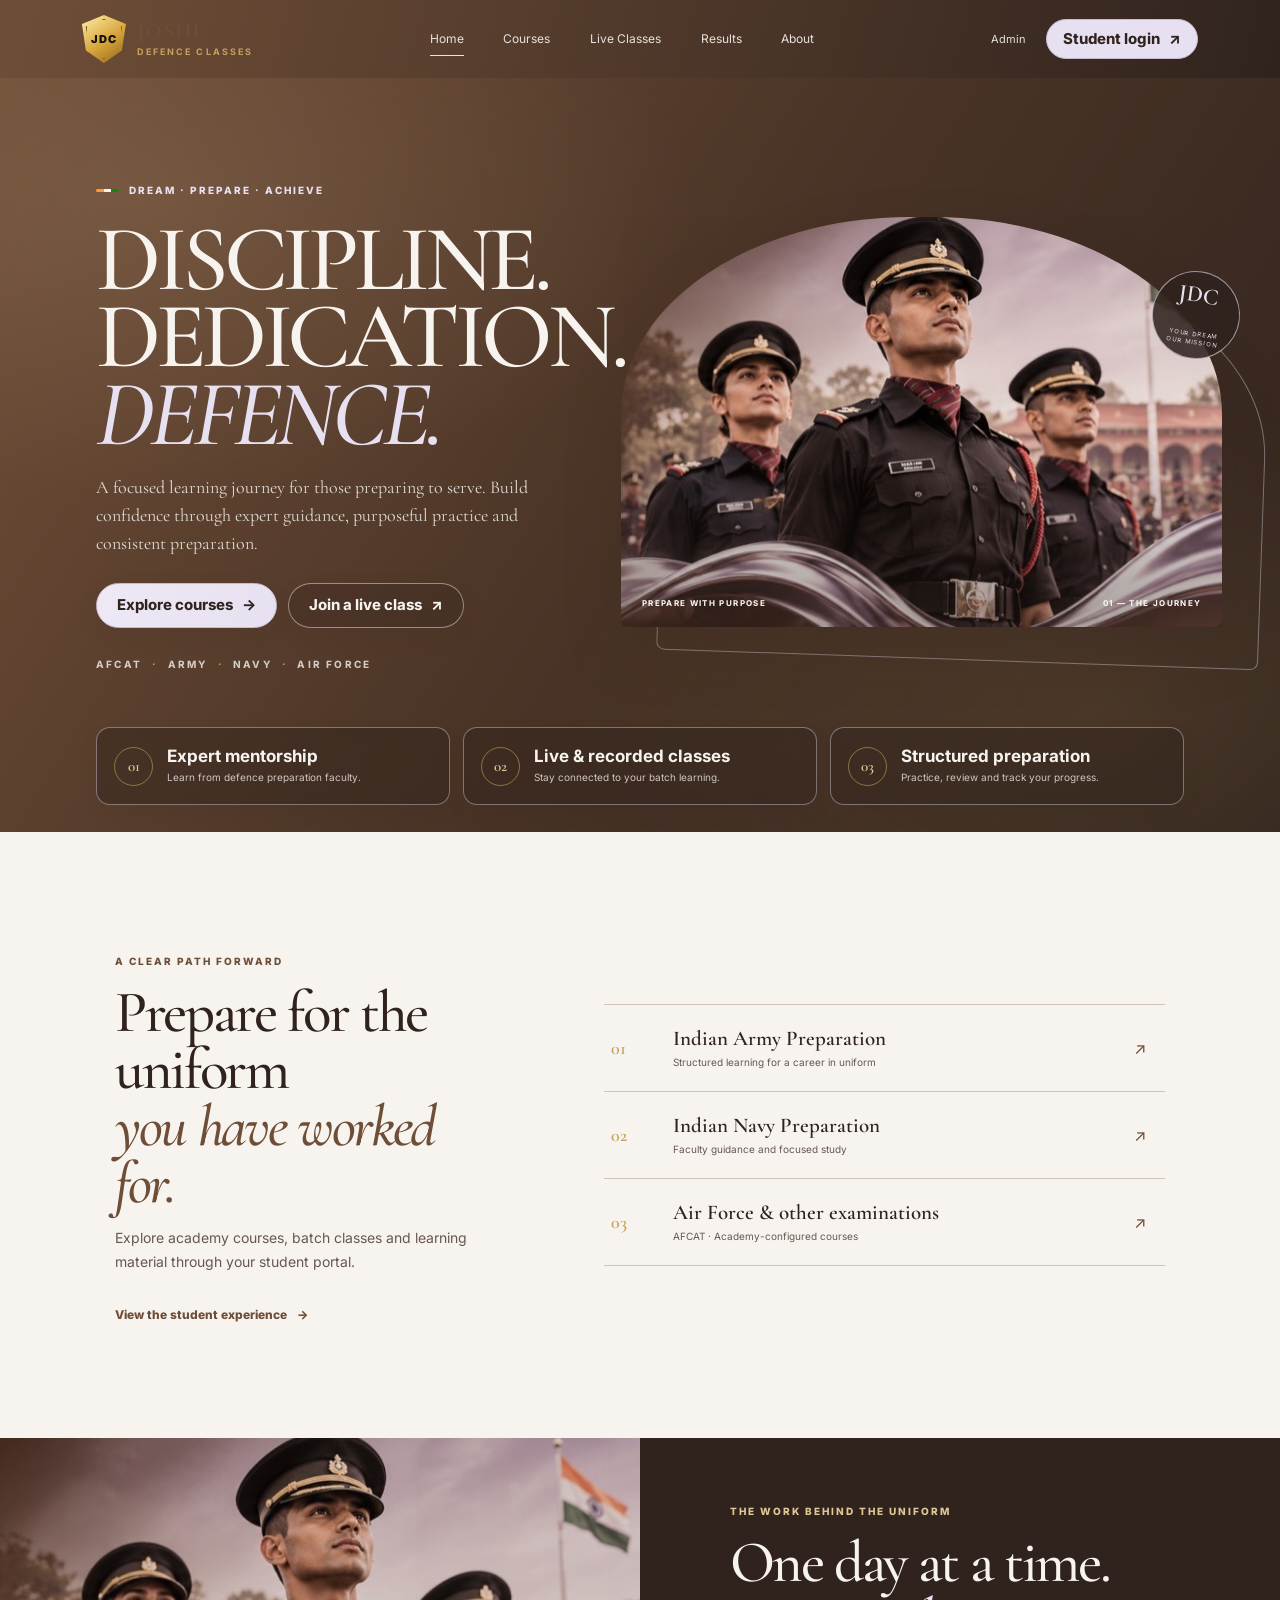
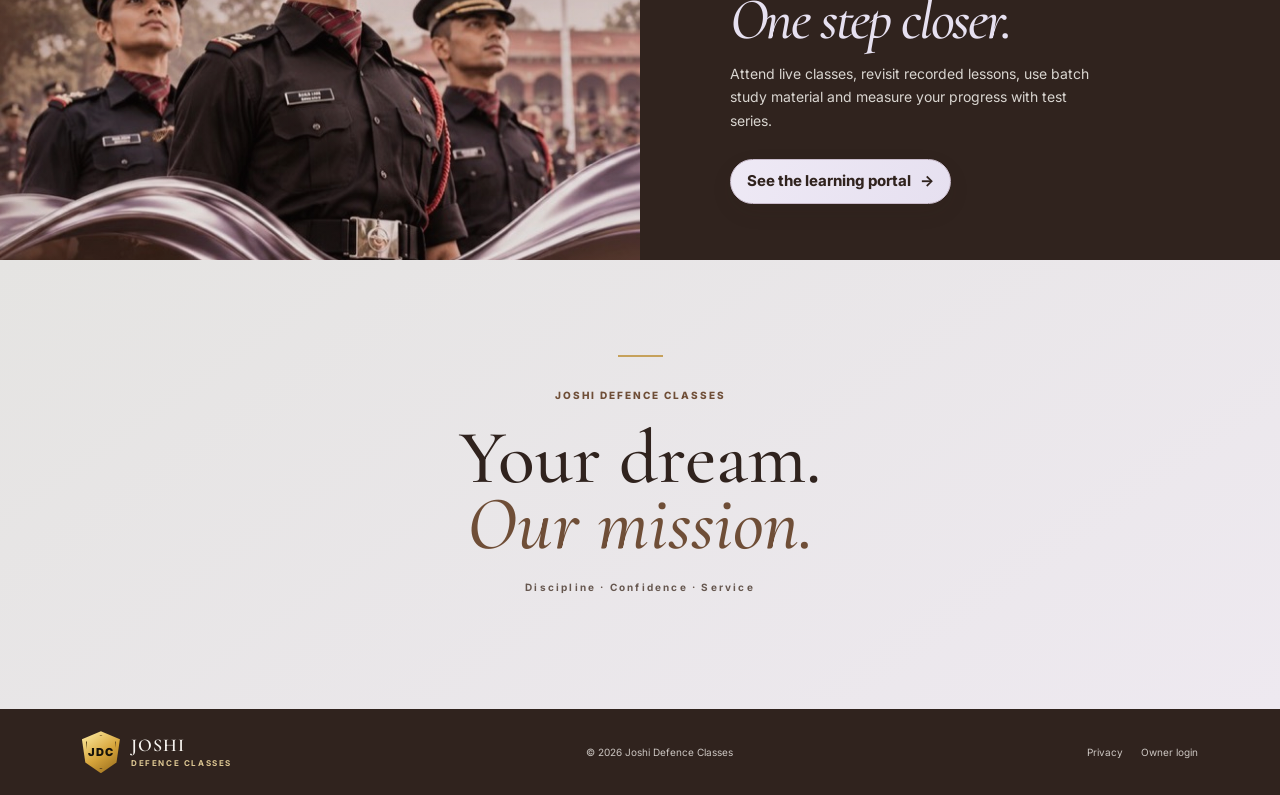
<file: index.html>
<!doctype html>
<html lang="en">
<head>
  <meta charset="utf-8">
  <meta name="viewport" content="width=device-width, initial-scale=1, viewport-fit=cover">
  <meta name="theme-color" content="#30231E">
  <meta name="description" content="Purposeful defence exam preparation, live classes and learning resources from Joshi Defence Classes.">
  <title>Joshi Defence Classes — Dream. Prepare. Achieve.</title>
  <link rel="preconnect" href="https://fonts.googleapis.com">
  <link rel="preconnect" href="https://fonts.gstatic.com" crossorigin>
  <link href="https://fonts.googleapis.com/css2?family=Cormorant+Garamond:wght@400;500;600;700&amp;family=Inter:wght@400;500;600;700;800&amp;display=swap" rel="stylesheet">
  <link rel="stylesheet" href="assets/brand.css">
  <link rel="stylesheet" href="assets/palette.css">
  <link rel="stylesheet" href="assets/landing.css">
</head>
<body class="home-page">
  <a class="skip" href="#main">Skip to content</a>
  <header class="site-header">
    <a class="brand" href="#home" aria-label="Joshi Defence Classes home">
      <span class="brand-mark" aria-hidden="true">JDC</span>
      <span class="brand-name">JOSHI<span>DEFENCE CLASSES</span></span>
    </a>
    <nav class="site-nav" aria-label="Main navigation">
      <a href="#home" aria-current="page">Home</a>
      <a href="#programmes">Courses</a>
      <a href="student/?demo=student">Live Classes</a>
      <a href="student/?demo=student">Results</a>
      <a href="#about">About</a>
    </nav>
    <div class="site-actions">
      <a class="owner-link" href="admin/">Admin</a>
      <a class="btn student-login-link" href="student/">Student login <span aria-hidden="true">↗</span></a>
    </div>
  </header>

  <main id="main">
    <section class="landing-hero" id="home" aria-labelledby="hero-title">
      <div class="hero-copy">
        <p class="eyebrow"><span class="tricolour-dot" aria-hidden="true"></span> Dream · Prepare · Achieve</p>
        <h1 id="hero-title">Discipline.<br>Dedication.<br><em>Defence.</em></h1>
        <p class="hero-lede">A focused learning journey for those preparing to serve. Build confidence through expert guidance, purposeful practice and consistent preparation.</p>
        <div class="hero-actions">
          <a class="btn" href="student/?demo=student">Explore courses <span aria-hidden="true">→</span></a>
          <a class="btn btn-quiet" href="student/?demo=student">Join a live class <span aria-hidden="true">↗</span></a>
        </div>
        <p class="exam-line">AFCAT <span>·</span> ARMY <span>·</span> NAVY <span>·</span> AIR FORCE</p>
      </div>
      <figure class="hero-visual">
        <img src="assets/jdc-hero-cadets.jpg" alt="Three cadets in uniform with the Indian flag" fetchpriority="high">
        <div class="visual-stamp" aria-hidden="true"><span>JDC</span><small>YOUR DREAM<br>OUR MISSION</small></div>
        <figcaption><span>PREPARE WITH PURPOSE</span><span>01 — THE JOURNEY</span></figcaption>
      </figure>
      <div class="hero-ribbon" aria-label="Academy learning features">
        <article class="ribbon-item"><span class="ribbon-icon" aria-hidden="true">01</span><div><h2>Expert mentorship</h2><p>Learn from defence preparation faculty.</p></div></article>
        <article class="ribbon-item"><span class="ribbon-icon" aria-hidden="true">02</span><div><h2>Live & recorded classes</h2><p>Stay connected to your batch learning.</p></div></article>
        <article class="ribbon-item"><span class="ribbon-icon" aria-hidden="true">03</span><div><h2>Structured preparation</h2><p>Practice, review and track your progress.</p></div></article>
      </div>
    </section>

    <section class="programme-section" id="programmes" aria-labelledby="programme-title">
      <div class="section-intro">
        <p class="eyebrow">A clear path forward</p>
        <h2 id="programme-title">Prepare for the uniform<br><em>you have worked for.</em></h2>
        <p>Explore academy courses, batch classes and learning material through your student portal.</p>
        <a class="text-link" href="student/?demo=student">View the student experience <span aria-hidden="true">→</span></a>
      </div>
      <div class="programme-list">
        <a class="programme-row" href="student/?demo=student"><span class="programme-number">01</span><span><strong>Indian Army Preparation</strong><small>Structured learning for a career in uniform</small></span><span class="programme-arrow" aria-hidden="true">↗</span></a>
        <a class="programme-row" href="student/?demo=student"><span class="programme-number">02</span><span><strong>Indian Navy Preparation</strong><small>Faculty guidance and focused study</small></span><span class="programme-arrow" aria-hidden="true">↗</span></a>
        <a class="programme-row" href="student/?demo=student"><span class="programme-number">03</span><span><strong>Air Force & other examinations</strong><small>AFCAT · Academy-configured courses</small></span><span class="programme-arrow" aria-hidden="true">↗</span></a>
      </div>
    </section>

    <section class="learning-band" id="experience" aria-labelledby="learning-title">
      <div class="learning-image" role="img" aria-label="Cadets preparing together for a career in uniform"></div>
      <div class="learning-copy">
        <p class="eyebrow">The work behind the uniform</p>
        <h2 id="learning-title">One day at a time.<br><em>One step closer.</em></h2>
        <p>Attend live classes, revisit recorded lessons, use batch study material and measure your progress with test series.</p>
        <a class="btn" href="student/?demo=student">See the learning portal <span aria-hidden="true">→</span></a>
      </div>
    </section>

    <section class="closing-note" id="about" aria-label="Academy promise">
      <span class="closing-rule" aria-hidden="true"></span>
      <p class="eyebrow">JOSHI DEFENCE CLASSES</p>
      <h2>Your dream.<br><em>Our mission.</em></h2>
      <p>Discipline · Confidence · Service</p>
    </section>
  </main>

  <footer class="site-footer">
    <a class="brand" href="#home"><span class="brand-mark" aria-hidden="true">JDC</span><span class="brand-name">JOSHI<span>DEFENCE CLASSES</span></span></a>
    <p>© 2026 Joshi Defence Classes</p>
    <div><a href="privacy.html">Privacy</a><a href="admin/">Owner login</a></div>
  </footer>
</body>
</html>
</file>
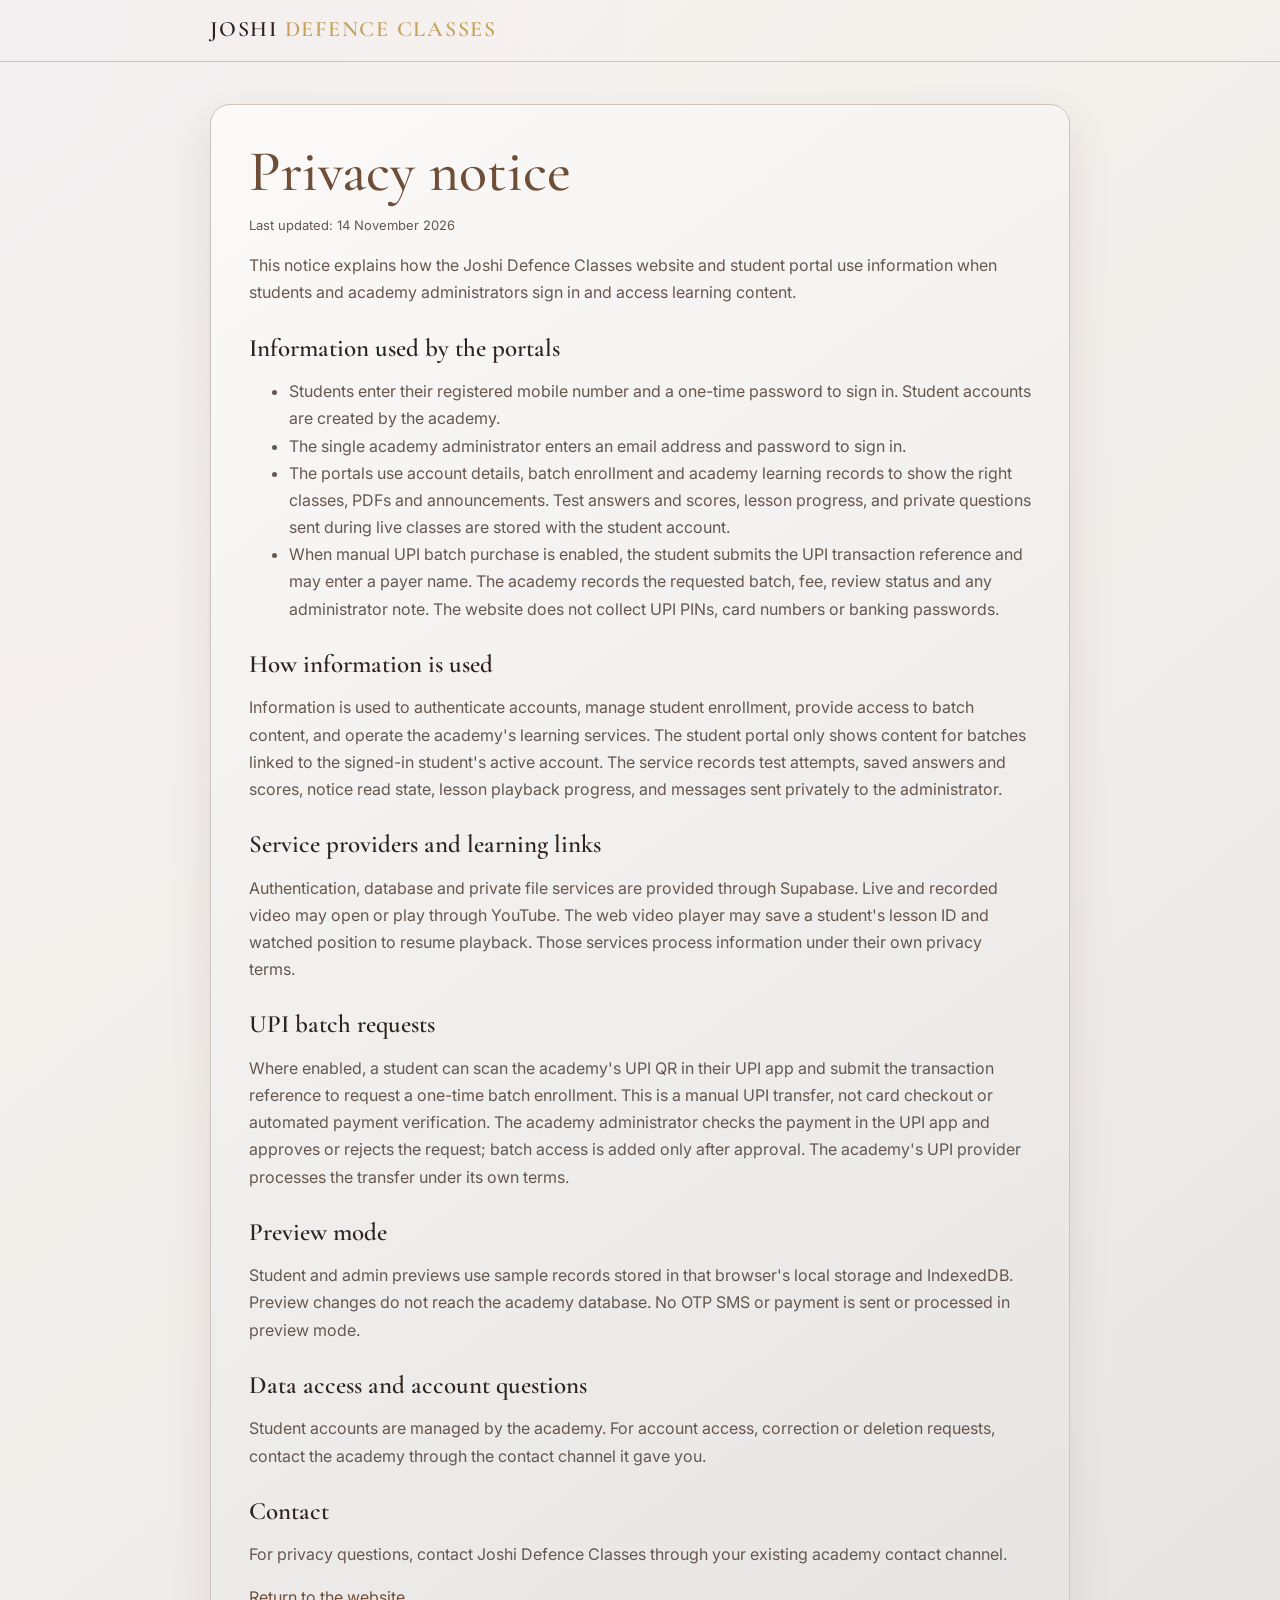
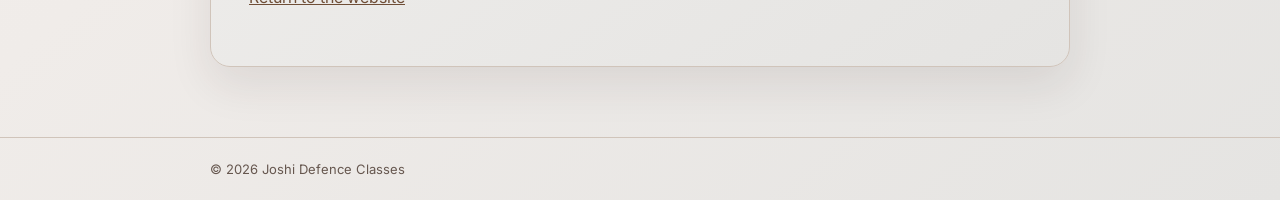
<file: privacy.html>
<!doctype html>
<html lang="en">
<head>
  <meta charset="utf-8">
  <meta name="viewport" content="width=device-width, initial-scale=1">
  <meta name="theme-color" content="#6F4E37">
  <title>Privacy | Joshi Defence Classes</title>
  <link rel="preconnect" href="https://fonts.googleapis.com">
  <link rel="preconnect" href="https://fonts.gstatic.com" crossorigin>
  <link href="https://fonts.googleapis.com/css2?family=Cormorant+Garamond:wght@400;500;600;700&amp;family=Inter:wght@400;500;600;700;800&amp;display=swap" rel="stylesheet">
  <style>
    :root{color-scheme:light;--bg:#F7F4F0;--panel:#E5E4E2;--mocha:#6F4E37;--espresso:#30231E;--lavender:#E6E0F0;--gold:#C6A15B;--text:#242323;--muted:#66574F;--line:#D0C4BA}*{box-sizing:border-box}body{margin:0;background:radial-gradient(ellipse at 0 0,#E6E0F044,transparent 38%),linear-gradient(140deg,#F7F4F0,#F0ECE9 58%,#E5E4E2);color:var(--text);font:16px/1.7 Inter,Manrope,system-ui,-apple-system,BlinkMacSystemFont,"Segoe UI",sans-serif}a{color:var(--mocha)}header{border-bottom:1px solid var(--line);padding:17px 0}.wrap{width:min(860px,calc(100% - 32px));margin:auto}.brand{font:600 22px/.95 "Cormorant Garamond",Georgia,serif;text-decoration:none;letter-spacing:.08em;color:var(--espresso)}.brand span{color:var(--gold)}main{padding:42px 0 70px}.card{border:1px solid var(--line);background:linear-gradient(145deg,#FCFAF8,#E5E4E2);border-radius:20px;padding:clamp(20px,5vw,38px);box-shadow:0 18px 44px #30231E18}h1{font:500 clamp(40px,5vw,58px)/1 var(--display-font,"Cormorant Garamond",Georgia,serif);margin:0 0 10px;color:var(--mocha)}h2{font:600 25px/1.1 "Cormorant Garamond",Georgia,serif;margin:28px 0 7px;color:var(--espresso)}p,li{color:var(--muted)}.updated{font-size:13px}footer{border-top:1px solid var(--line);padding:20px 0;color:var(--muted);font-size:13px}
  </style>
</head>
<body>
  <header><div class="wrap"><a class="brand" href="./">JOSHI <span>DEFENCE CLASSES</span></a></div></header>
  <main class="wrap"><article class="card">
    <h1>Privacy notice</h1>
    <p class="updated">Last updated: 14 November 2026</p>
    <p>This notice explains how the Joshi Defence Classes website and student portal use information when students and academy administrators sign in and access learning content.</p>
    <h2>Information used by the portals</h2>
    <ul>
      <li>Students enter their registered mobile number and a one-time password to sign in. Student accounts are created by the academy.</li>
      <li>The single academy administrator enters an email address and password to sign in.</li>
      <li>The portals use account details, batch enrollment and academy learning records to show the right classes, PDFs and announcements. Test answers and scores, lesson progress, and private questions sent during live classes are stored with the student account.</li>
      <li>When manual UPI batch purchase is enabled, the student submits the UPI transaction reference and may enter a payer name. The academy records the requested batch, fee, review status and any administrator note. The website does not collect UPI PINs, card numbers or banking passwords.</li>
    </ul>
    <h2>How information is used</h2>
    <p>Information is used to authenticate accounts, manage student enrollment, provide access to batch content, and operate the academy's learning services. The student portal only shows content for batches linked to the signed-in student's active account. The service records test attempts, saved answers and scores, notice read state, lesson playback progress, and messages sent privately to the administrator.</p>
    <h2>Service providers and learning links</h2>
    <p>Authentication, database and private file services are provided through Supabase. Live and recorded video may open or play through YouTube. The web video player may save a student's lesson ID and watched position to resume playback. Those services process information under their own privacy terms.</p>
    <h2>UPI batch requests</h2>
    <p>Where enabled, a student can scan the academy's UPI QR in their UPI app and submit the transaction reference to request a one-time batch enrollment. This is a manual UPI transfer, not card checkout or automated payment verification. The academy administrator checks the payment in the UPI app and approves or rejects the request; batch access is added only after approval. The academy's UPI provider processes the transfer under its own terms.</p>
    <h2>Preview mode</h2>
    <p>Student and admin previews use sample records stored in that browser's local storage and IndexedDB. Preview changes do not reach the academy database. No OTP SMS or payment is sent or processed in preview mode.</p>
    <h2>Data access and account questions</h2>
    <p>Student accounts are managed by the academy. For account access, correction or deletion requests, contact the academy through the contact channel it gave you.</p>
    <h2>Contact</h2>
    <p>For privacy questions, contact Joshi Defence Classes through your existing academy contact channel.</p>
    <p><a href="./">Return to the website</a></p>
  </article></main>
  <footer><div class="wrap">© 2026 Joshi Defence Classes</div></footer>
</body>
</html>
</file>
<file: assets/brand.css>
:root{color-scheme:dark;--bg:#080909;--surface:#141514;--surface-2:#1c1d1c;--surface-3:#242320;--gold:#f1c75b;--gold-bright:#ffdf83;--ink:#17140c;--text:#f5f1e6;--muted:#aaa89f;--line:#38362f;--green:#4bc47a;--red:#ff8b79;--radius:18px;--shadow:0 18px 44px #0008;--max:1440px;font-family:Inter,ui-sans-serif,system-ui,-apple-system,BlinkMacSystemFont,"Segoe UI",sans-serif}
*{box-sizing:border-box}html{scroll-behavior:smooth}body{min-width:320px;min-height:100vh;margin:0;background:radial-gradient(ellipse at 70% -20%,#4a3713 0,transparent 31%),radial-gradient(ellipse at 0 100%,#132219 0,transparent 29%),var(--bg);color:var(--text);font:15px/1.5 var(--font,Inter,system-ui,sans-serif)}button,input,select,textarea{font:inherit}button{cursor:pointer}a{color:inherit}.hidden{display:none!important}.muted{color:var(--muted)}.gold{color:var(--gold)}.small{font-size:12px}.eyebrow{color:var(--gold);font-size:11px;font-weight:850;letter-spacing:.19em;text-transform:uppercase}
.brand{display:flex;align-items:center;gap:11px;text-decoration:none;font-weight:900;letter-spacing:.075em}.brand-mark{position:relative;display:grid;place-items:center;width:46px;height:50px;clip-path:polygon(50% 0,100% 19%,91% 74%,50% 100%,9% 74%,0 19%);background:linear-gradient(145deg,#fff0a8,#d6a43a 55%,#90661a);color:#17130a;font-size:11px;font-weight:1000;filter:drop-shadow(0 0 14px #e9bf5140)}.brand-mark:after{content:"";position:absolute;inset:4px;clip-path:inherit;border:1px solid #5a431a}.brand-name{font-size:14px;line-height:1.08}.brand-name span{display:block;margin-top:5px;color:var(--gold);font-size:10px;letter-spacing:.19em}
.brand-mark.has-academy-logo{overflow:hidden;color:transparent}.academy-logo-image{width:100%;height:100%;padding:5px;object-fit:contain}.academy-logo-preview{width:112px;height:112px;padding:8px;border:1px solid var(--line);border-radius:14px;background:#101110;object-fit:contain}img[hidden]{display:none!important}
.topbar{position:sticky;top:0;z-index:20;display:flex;align-items:center;justify-content:space-between;gap:18px;min-height:76px;padding:12px clamp(16px,3vw,38px);border-bottom:1px solid #39352a;background:#080909eb;backdrop-filter:blur(16px)}.topbar-right{display:flex;align-items:center;gap:12px}.online-dot{display:inline-flex;align-items:center;gap:8px;color:#d8d3c7;font-size:12px}.online-dot:before{content:"";width:7px;height:7px;border-radius:50%;background:var(--green);box-shadow:0 0 14px #4bc47a99}.avatar{display:grid;place-items:center;width:38px;height:38px;border:1px solid #ac8736;border-radius:50%;background:linear-gradient(145deg,#363025,#1b1c1b);color:var(--gold);font-weight:900}
.btn{display:inline-flex;align-items:center;justify-content:center;gap:9px;min-height:42px;padding:10px 16px;border:1px solid transparent;border-radius:11px;background:linear-gradient(115deg,var(--gold-bright),#d7a435);box-shadow:0 9px 23px #bf8f2c30;color:var(--ink);font-weight:850;text-decoration:none;transition:transform .16s,border-color .16s}.btn:hover{transform:translateY(-1px)}.btn:disabled{cursor:wait;opacity:.6;transform:none}.btn-quiet{border:1px solid #5a5547;background:#181916;box-shadow:none;color:var(--text)}.btn-quiet:hover{border-color:var(--gold);color:var(--gold)}.btn-danger{border:1px solid #713c35;background:#291715;box-shadow:none;color:#ffb9aa}.icon-btn{display:grid;place-items:center;width:39px;height:39px;border:1px solid var(--line);border-radius:12px;background:#191a18;color:#e9e2d2}
.app-frame{display:grid;grid-template-columns:246px minmax(0,1fr);max-width:var(--max);min-height:calc(100vh - 76px);margin:auto}.sidebar{position:sticky;top:76px;align-self:start;display:flex;flex-direction:column;gap:8px;height:calc(100vh - 76px);padding:24px 15px 18px;border-right:1px solid #302e28;background:#0b0c0b}.side-label{padding:9px 12px 4px;color:#77766f;font-size:10px;font-weight:850;letter-spacing:.14em;text-transform:uppercase}.side-nav{display:grid;gap:5px}.nav-link{display:flex;align-items:center;gap:12px;width:100%;min-height:44px;padding:9px 12px;border:1px solid transparent;border-radius:12px;background:transparent;color:#c9c5ba;text-align:left;font-weight:650}.nav-link:hover{background:#1a1b18;color:#fff}.nav-link.active{border-color:#80672c;background:linear-gradient(100deg,#3a2e14,#201d16);color:var(--gold)}.nav-icon{display:grid;place-items:center;width:22px;color:var(--gold);font-size:17px}.sidebar-spacer{flex:1}.side-note{padding:13px;border:1px solid #3b3526;border-radius:13px;background:#15140f;color:#bdb7a8;font-size:11px}.side-note strong{display:block;color:var(--gold);margin-bottom:4px}.workspace{min-width:0;padding:clamp(18px,3vw,38px)}.workspace-head{display:flex;align-items:flex-start;justify-content:space-between;gap:16px;margin-bottom:25px}.workspace-head h1{margin:5px 0 4px;font-size:clamp(25px,3vw,34px);letter-spacing:-.035em}.workspace-head p{margin:0;color:var(--muted)}.workspace-actions{display:flex;align-items:center;gap:10px}.mobile-nav{display:none}
.grid{display:grid;grid-template-columns:repeat(12,minmax(0,1fr));gap:15px}.span-12{grid-column:span 12}.span-8{grid-column:span 8}.span-7{grid-column:span 7}.span-6{grid-column:span 6}.span-5{grid-column:span 5}.span-4{grid-column:span 4}.span-3{grid-column:span 3}.surface{border:1px solid var(--line);border-radius:var(--radius);background:linear-gradient(145deg,#191a18,#111211 70%);box-shadow:0 11px 30px #0004}.surface-pad{padding:20px}.surface-head{display:flex;align-items:center;justify-content:space-between;gap:12px;margin-bottom:15px}.surface-head h2{margin:0;font-size:17px}.surface-head a,.text-link{border:0;background:none;color:var(--gold);font-size:12px;font-weight:800;text-decoration:none}.metric{position:relative;overflow:hidden;min-height:110px;padding:17px;border:1px solid var(--line);border-radius:16px;background:linear-gradient(145deg,#1d1e1c,#141513)}.metric:after{content:"";position:absolute;right:-28px;top:-32px;width:100px;height:100px;border:1px solid #d7ac4b26;border-radius:50%;box-shadow:0 0 0 13px #d7ac4b08,0 0 0 26px #d7ac4b06}.metric-label{color:var(--muted);font-size:12px}.metric-value{margin-top:6px;color:var(--gold-bright);font-size:28px;font-weight:900;line-height:1}.metric-foot{margin-top:10px;color:#d0cbbb;font-size:11px}.hero-card{position:relative;overflow:hidden;min-height:245px;padding:26px;border:1px solid #77612f;border-radius:20px;background:radial-gradient(ellipse at 82% 35%,#d3a84b38,transparent 32%),linear-gradient(105deg,#16150f 3%,#231d10 55%,#131513)}.hero-card:after{content:"";position:absolute;right:0;bottom:0;width:43%;height:100%;opacity:.34;background:linear-gradient(0deg,#090a09 0%,transparent 38%),repeating-linear-gradient(115deg,transparent 0 19px,#d6ae4c10 20px 21px),linear-gradient(90deg,transparent,#604518)}.hero-card>*{position:relative;z-index:1}.hero-card h2{max-width:590px;margin:10px 0 8px;font-size:clamp(26px,3.5vw,40px);line-height:1.04;letter-spacing:-.035em}.hero-card p{max-width:510px;color:#d0cbbd}.hero-actions{display:flex;flex-wrap:wrap;gap:9px;margin-top:17px}.flag-line{display:flex;width:130px;height:4px;margin:17px 0;border-radius:99px;background:linear-gradient(90deg,#e98c37 0 33.3%,#eee8d7 33.3% 66.6%,#32895d 66.6%)}
.quick-grid{display:grid;grid-template-columns:repeat(4,minmax(0,1fr));gap:11px}.quick-link{display:flex;flex-direction:column;gap:11px;min-height:100px;padding:15px;border:1px solid var(--line);border-radius:15px;background:#151614;color:var(--text);text-decoration:none;transition:border-color .16s,transform .16s}.quick-link:hover{transform:translateY(-2px);border-color:#897039}.quick-icon{display:grid;place-items:center;width:38px;height:38px;border-radius:12px;background:#332a17;color:var(--gold);font-size:19px}.quick-link strong{font-size:12px}.list{display:grid;gap:10px}.list-row{display:flex;align-items:center;gap:13px;min-width:0;padding:12px;border:1px solid #34342e;border-radius:14px;background:#141513}.list-icon{display:grid;flex:0 0 43px;place-items:center;width:43px;height:43px;border-radius:12px;background:linear-gradient(145deg,#3a2e16,#211e17);color:var(--gold);font-size:18px}.list-body{min-width:0;flex:1}.list-body strong{display:block;overflow:hidden;color:#f2eee2;font-size:13px;text-overflow:ellipsis;white-space:nowrap}.list-body span{display:block;margin-top:3px;color:var(--muted);font-size:11px}.badge{display:inline-flex;align-items:center;gap:5px;padding:4px 9px;border:1px solid #685a36;border-radius:99px;background:#2a2417;color:var(--gold-bright);font-size:10px;font-weight:850;white-space:nowrap}.badge-green{border-color:#2e6845;background:#142a1d;color:#87e2a8}.badge-red{border-color:#713c35;background:#351b18;color:#ffac9a}.empty-state{display:grid;place-items:center;min-height:175px;padding:24px;border:1px dashed #47443a;border-radius:15px;color:var(--muted);text-align:center}.empty-state strong{display:block;margin-bottom:5px;color:#e9e3d5}.empty-mark{display:grid;place-items:center;width:44px;height:44px;margin:0 auto 10px;border-radius:50%;background:#292519;color:var(--gold);font-size:20px}.progress-track{height:7px;overflow:hidden;border-radius:99px;background:#33342f}.progress-fill{height:100%;border-radius:inherit;background:linear-gradient(90deg,#c9972e,#ffe286)}.profile-header{display:flex;align-items:center;gap:16px}.profile-avatar{display:grid;place-items:center;width:68px;height:68px;border:2px solid #c69c3a;border-radius:50%;background:radial-gradient(circle at 30% 20%,#52432b,#1a1b19 70%);color:var(--gold-bright);font-size:23px;font-weight:900}
.form-field{display:grid;gap:6px;margin:10px 0}.form-field label{color:#d3cfc3;font-size:12px;font-weight:700}.form-field input,.form-field select,.form-field textarea{width:100%;min-height:44px;padding:11px 13px;border:1px solid #454239;border-radius:11px;outline:none;background:#0d0e0d;color:var(--text)}.form-field input:focus,.form-field select:focus,.form-field textarea:focus{border-color:var(--gold);box-shadow:0 0 0 3px #e8ba3c1f}.form-field textarea{min-height:90px;resize:vertical}.form-grid{display:grid;grid-template-columns:repeat(2,minmax(0,1fr));gap:0 14px}.status{min-height:22px;margin:10px 0;color:var(--gold-bright);font-size:13px}.status.error{color:#ffab9a}.status.success{color:#8fe2aa}.preview-banner{display:flex;align-items:center;justify-content:space-between;gap:10px;margin-bottom:18px;padding:10px 13px;border:1px solid #79632e;border-radius:12px;background:#282111;color:#ffe193;font-size:12px;font-weight:750}.preview-banner span{color:#d5c89f;font-weight:500}.search{width:min(260px,100%);min-height:40px;padding:9px 12px;border:1px solid #444239;border-radius:11px;background:#111210;color:var(--text)}.table-actions{display:flex;gap:7px;flex-wrap:wrap}.record-card{display:flex;align-items:center;justify-content:space-between;gap:14px;padding:14px 15px;border:1px solid #35352e;border-radius:14px;background:#141513}.record-copy{min-width:0}.record-copy strong{display:block;overflow:hidden;text-overflow:ellipsis;white-space:nowrap}.record-copy small{display:block;margin-top:3px;color:var(--muted)}
.login-page{display:grid;min-height:100vh;grid-template-columns:minmax(0,1fr) minmax(390px,.8fr);padding:22px;background:radial-gradient(ellipse at 28% 35%,#34281580,transparent 40%)}.login-art{position:relative;display:flex;flex-direction:column;justify-content:center;overflow:hidden;min-height:calc(100vh - 44px);padding:clamp(28px,6vw,80px);border:1px solid #51442a;border-radius:24px;background:radial-gradient(ellipse at 75% 48%,#59431880,transparent 45%),linear-gradient(135deg,#16140e,#0d0f0d 75%);box-shadow:var(--shadow)}.login-art:after{content:"";position:absolute;right:4%;bottom:0;width:63%;height:50%;opacity:.38;background:linear-gradient(0deg,#030403 0 9%,transparent 75%),repeating-linear-gradient(100deg,transparent 0 22px,#cda64c0b 23px 25px),radial-gradient(ellipse at 72% 85%,#a37d373b,transparent 58%);clip-path:polygon(0 70%,8% 61%,11% 42%,14% 61%,21% 62%,27% 50%,30% 63%,38% 53%,42% 64%,48% 41%,53% 65%,60% 58%,65% 66%,73% 48%,78% 66%,86% 58%,93% 65%,100% 56%,100% 100%,0 100%)}.login-art>*{position:relative;z-index:1}.login-art .brand-mark{width:84px;height:91px;font-size:20px}.login-art h1{max-width:620px;margin:24px 0 13px;font-size:clamp(39px,6vw,74px);line-height:.98;letter-spacing:-.05em}.login-art p{max-width:520px;color:#d5d0c1;font-size:17px}.login-panel-wrap{display:grid;place-items:center;padding:30px}.login-panel{width:min(100%,470px);padding:clamp(22px,4vw,38px);border:1px solid var(--line);border-radius:22px;background:linear-gradient(145deg,#1a1b19,#111211);box-shadow:var(--shadow)}.login-panel h2{margin:8px 0;font-size:27px}.login-panel p{color:var(--muted)}.login-panel .btn{width:100%;margin-top:7px}.login-footer{margin-top:18px;color:#818076;font-size:11px;text-align:center}.skip{position:absolute;left:-10000px;top:10px;z-index:99;padding:10px;border-radius:9px;background:var(--gold);color:var(--ink)}.skip:focus{left:10px}
@media(max-width:1020px){.app-frame{grid-template-columns:205px minmax(0,1fr)}.grid{gap:11px}.span-3{grid-column:span 6}.quick-grid{grid-template-columns:repeat(2,minmax(0,1fr))}.workspace{padding:22px}.login-page{grid-template-columns:1fr .9fr}.login-art{padding:36px}.span-8,.span-7{grid-column:span 12}.span-5{grid-column:span 6}}
@media(max-width:720px){.topbar{min-height:65px}.app-frame{display:block;min-height:calc(100vh - 65px)}.sidebar{display:none}.workspace{padding:19px 15px 94px}.workspace-head{align-items:center}.workspace-head h1{font-size:25px}.workspace-actions .online-dot{display:none}.mobile-nav{position:fixed;right:0;bottom:0;left:0;z-index:25;display:flex;justify-content:space-around;gap:4px;padding:8px 7px max(8px,env(safe-area-inset-bottom));border-top:1px solid #464133;background:#0b0c0bf5;backdrop-filter:blur(15px)}.mobile-nav .nav-link{flex:1;display:grid;justify-items:center;gap:2px;min-width:0;min-height:57px;padding:5px 2px;font-size:9px}.mobile-nav .nav-icon{font-size:18px}.mobile-nav .nav-link.active{border-color:transparent;background:#302719}.grid{grid-template-columns:repeat(2,minmax(0,1fr))}.span-12,.span-8,.span-7,.span-6,.span-5,.span-4{grid-column:span 2}.span-3{grid-column:span 1}.metric{min-height:96px;padding:14px}.metric-value{font-size:24px}.hero-card{min-height:235px;padding:20px}.hero-card:after{width:60%}.quick-grid{gap:8px}.quick-link{min-height:92px;padding:12px}.surface-pad{padding:16px}.login-page{display:block;padding:10px}.login-art{min-height:230px;padding:25px;border-radius:18px}.login-art .brand-mark{width:53px;height:58px;font-size:13px}.login-art h1{margin:15px 0 7px;font-size:39px}.login-art p{margin-bottom:0;font-size:13px}.login-panel-wrap{padding:15px 4px}.login-panel{padding:23px}.profile-header{align-items:flex-start}.search{width:100%}.workspace-actions{align-items:flex-start}.form-grid{grid-template-columns:1fr}}
@media(max-width:400px){.brand-name{font-size:12px}.brand-mark{width:40px;height:44px}.topbar{padding-inline:12px}.topbar .btn{padding:8px 10px;font-size:12px}.workspace{padding-inline:11px}.grid{gap:8px}.hero-card{padding:16px}.hero-card h2{font-size:27px}}
@media(prefers-reduced-motion:reduce){html{scroll-behavior:auto}*,*:before,*:after{transition:none!important}}
</file>
<file: assets/palette.css>
/* JDC luxury editorial design system — Mocha, Platinum and Pale Lavender */
:root {
  color-scheme: light;
  --bg: #F7F4F0;
  --surface: #E5E4E2;
  --surface-2: #F0ECE9;
  --surface-3: #FCFAF8;
  --mocha: #6F4E37;
  --espresso: #30231E;
  --lavender: #E6E0F0;
  --gold: #C6A15B;
  --gold-bright: #DEC894;
  --saffron: #FF9933;
  --india-green: #138808;
  --ink: #30231E;
  --text: #242323;
  --muted: #66574F;
  --line: #D0C4BA;
  --green: #236443;
  --red: #963746;
  --radius: 18px;
  --shadow: 0 18px 44px #30231E18;
  --display-font: "Cormorant Garamond", "Playfair Display", Georgia, "Times New Roman", serif;
  --ui-font: Inter, Manrope, ui-sans-serif, system-ui, -apple-system, BlinkMacSystemFont, "Segoe UI", sans-serif;
  font-family: var(--ui-font);
}

* { box-sizing: border-box; }
html { scroll-behavior: smooth; }
body, body.student-page, body.admin-page {
  min-width: 320px;
  min-height: 100vh;
  background:
    radial-gradient(ellipse at 4% 0%, #E6E0F044, transparent 36%),
    radial-gradient(ellipse at 96% 80%, #C6A15B12, transparent 32%),
    var(--bg);
  color: var(--text);
  font-family: var(--ui-font);
}
button, input, select, textarea { font: inherit; }
button { cursor: pointer; }
:focus-visible { outline: 2px solid var(--mocha); outline-offset: 3px; }
.topbar :focus-visible, .sidebar :focus-visible, .mobile-nav :focus-visible,
.site-header :focus-visible, .site-footer :focus-visible, .login-art :focus-visible,
.hero-card :focus-visible, .student-hero :focus-visible, .learning-band :focus-visible {
  outline-color: var(--gold-bright);
}
a { color: var(--mocha); }
.hidden { display: none !important; }
.muted { color: var(--muted); }
.gold, .notification-shortcut { color: var(--mocha); }
.eyebrow { color: var(--mocha); }
.small { font-size: 12px; }
.eyebrow { font-size: 10px; font-weight: 800; letter-spacing: .2em; text-transform: uppercase; }
h1, .workspace-head h1, .surface-head h2, .hero-card h2,
.student-hero h2, .login-art h1, .login-panel h2 {
  font-family: var(--display-font);
  font-weight: 600;
  letter-spacing: -.025em;
}

/* Academy navigation */
.topbar {
  min-height: 72px;
  border-bottom: 1px solid #C6A15B66;
  background: linear-gradient(105deg, var(--mocha), var(--espresso));
  color: var(--bg);
}
.topbar .brand-name, .topbar a { color: var(--bg); }
.topbar .brand-name span { color: var(--gold-bright); }
.topbar .btn-quiet {
  border-color: #F7F4F055;
  background: #F7F4F010;
  color: var(--bg);
}
.topbar .btn-quiet:hover { border-color: var(--lavender); color: var(--lavender); }
.online-dot { color: #F7F4F0E8; }
.online-dot:before { background: var(--india-green); box-shadow: 0 0 10px #13880855; }
.avatar {
  border-color: var(--gold);
  background: linear-gradient(145deg, var(--mocha), var(--espresso));
  color: var(--gold-bright);
}
.sidebar, .mobile-nav {
  border-color: #654836;
  background: linear-gradient(180deg, var(--mocha), var(--espresso));
}
.side-label { color: #E8DCD2; }
.nav-link { color: #F7F4F0E8; }
.nav-link:hover { background: #FFFFFF12; color: #FFFFFF; }
.nav-link.active, .mobile-nav .nav-link.active {
  border-color: #C6A15B99;
  background: #E6E0F0;
  color: var(--espresso);
}
.nav-icon { color: var(--gold-bright); }
.nav-link.active .nav-icon { color: var(--mocha); }
.side-note { border-color: #C6A15B55; background: #30231E88; color: #F2EAE2; }
.side-note strong { color: var(--gold-bright); }
.workspace { color: var(--text); }
.workspace-head h1 { font-size: clamp(28px, 3.2vw, 42px); }
.workspace-head p { color: var(--muted); }

/* Editorial cards and data surfaces */
.surface, .metric, .quick-link, .list-row, .record-card,
.feature-card, .test-card, .test-question, .admin-record,
.setup-item, .question-preview, .purchase-card, .payment-qr-panel,
.admin-payment-details, .profile-hero, .empty-state {
  border-color: var(--line);
  background: linear-gradient(145deg, var(--surface-3), var(--surface));
  color: var(--text);
  box-shadow: 0 10px 28px #30231E0A;
}
.surface { border-radius: 20px; }
.surface-head h2, .list-body strong, .record-copy strong,
.admin-record strong, .workspace-head h1, .surface h2, .surface h3 { color: var(--espresso); }
.list-row, .admin-record, .record-card, .feature-card, .test-card,
.test-question, .question-preview, .setup-item, .purchase-card { background: var(--surface); }
.list-icon, .quick-icon, .empty-mark, .test-mark, .admin-record .record-icon {
  background: var(--lavender);
  color: var(--mocha);
}
.quick-link { color: var(--text); }
.quick-link:hover, .feature-card:hover { border-color: var(--gold); }
.list-body span, .record-copy small, .metric-label, .metric-foot,
.profile-header p, .admin-record small { color: var(--muted); }
.metric-value { color: var(--mocha); }
.metric:after { border-color: #C6A15B44; box-shadow: 0 0 0 13px #C6A15B11, 0 0 0 26px #C6A15B08; }
.empty-state { border-style: dashed; color: var(--muted); }
.empty-state strong { color: var(--espresso); }
.subject-pill { border-color: #C9BBCB; background: var(--lavender); color: var(--espresso); }
.profile-avatar { border-color: var(--gold); background: linear-gradient(145deg, var(--lavender), var(--surface)); color: var(--mocha); }
.badge { border-color: #C6A15B88; background: #EFE6D5; color: var(--espresso); }
.badge-green { border-color: #A5C2A2; background: #E7EEE4; color: #205A3C; }
.badge-red { border-color: #D4A0A6; background: #F5E7E8; color: #782B3A; }
.progress-track { background: #D2CBC5; }
.progress-fill { background: linear-gradient(90deg, var(--gold), #E6CF9D); }
.result-score { color: var(--mocha); font-weight: 800; }

/* Buttons, fields and feedback */
.btn {
  border-color: #C9BBCB;
  border-radius: 999px;
  background: linear-gradient(115deg, #EEE9F5, var(--lavender));
  box-shadow: 0 8px 22px #30231E14;
  color: var(--espresso);
  font-weight: 750;
}
.btn:hover { border-color: var(--gold); box-shadow: 0 10px 24px #30231E1C; }
.btn-quiet, .icon-btn {
  border-color: #A99588;
  background: transparent;
  color: var(--mocha);
}
.btn-quiet:hover, .icon-btn:hover { border-color: var(--gold); background: #E6E0F055; color: var(--espresso); }
.btn-danger { border-color: #D4A0A6; background: #F5E7E8; color: #782B3A; }
.text-link, .surface-head a, .text-link { color: var(--mocha); }
.form-field label, .payment-settings-form label { color: var(--espresso); }
.form-field input, .form-field select, .form-field textarea,
.payment-request-form input, .payment-settings-form textarea,
.admin-select, .search, .private-comment input {
  border-color: #C8BDB5;
  background: #FFFEFD;
  color: var(--espresso);
}
.form-field input::placeholder, .search::placeholder, .private-comment input::placeholder { color: #82746C; }
.form-field input:focus, .form-field select:focus, .form-field textarea:focus,
.payment-request-form input:focus, .admin-select:focus, .search:focus,
.private-comment input:focus {
  border-color: var(--mocha);
  box-shadow: 0 0 0 3px #6F4E3720;
  outline: none;
}
.status { color: #735600; }
.status.error { color: #963746; }
.status.success { color: #236443; }

/* Focused learning hero and authentication */
.hero-card, .student-hero {
  position: relative;
  overflow: hidden;
  border-color: #8C6E59;
  background-color: var(--espresso);
  background-image:
    linear-gradient(90deg, #30231EF7 0%, #30231ED9 50%, #30231E32 100%),
    url("jdc-hero-cadets.jpg");
  background-position: center, right 42%;
  background-size: cover;
  color: var(--bg);
}
.hero-card { min-height: 270px; border-radius: 24px; }
.student-hero { min-height: 230px; border-radius: 22px; }
.hero-card h2, .student-hero h2 { color: var(--bg); font-size: clamp(34px, 4vw, 52px); }
.hero-card .eyebrow, .student-hero .eyebrow { color: var(--gold-bright); }
.hero-card p, .student-hero p { color: #F7F4F0E8; }
.hero-card:after, .student-hero:after { border-color: #C6A15B33; box-shadow: 0 0 0 17px #C6A15B0C, 0 0 0 36px #C6A15B06; }
.login-page { background: var(--bg); }
.login-art, .student-auth-art, .login-art.student-auth-art, .login-art.admin-auth-art {
  border-color: #8C6E59;
  background:
    linear-gradient(180deg, #30231E70, #30231EF2),
    url("jdc-hero-cadets.jpg") center 40% / cover no-repeat,
    var(--espresso);
  color: var(--bg);
}
.login-art h1, .login-art .brand-name, .login-art p { color: var(--bg); }
.login-art .eyebrow { color: var(--gold-bright); }
.login-art .gold { color: var(--lavender); }
.login-art h1 { font-size: clamp(42px, 6vw, 76px); }
.login-art p { color: #F7F4F0E8; }
.login-panel {
  border-color: var(--line);
  background: linear-gradient(145deg, var(--surface-3), var(--surface));
  color: var(--text);
}
.login-panel h2 { color: var(--espresso); font-size: 34px; }
.login-panel p, .login-footer { color: var(--muted); }
.login-panel .btn-quiet { background: #FFFEFD; color: var(--mocha); }
.login-panel .text-link { color: var(--mocha); }
.skip { background: var(--lavender); color: var(--espresso); }

/* Preview and management details */
.preview-banner {
  border-color: #C6A15B99;
  background: #EEE8DD;
  color: var(--espresso);
}
.preview-banner span { color: #66574F; }
.preview-banner strong { color: var(--mocha); }
.preview-banner a, .preview-banner button { border-color: var(--mocha); background: var(--mocha); color: var(--bg); }
.preview-banner a:hover, .preview-banner button:hover { border-color: var(--gold); color: var(--gold-bright); }
.payment-qr-panel, .admin-payment-details { border-color: var(--line); background: linear-gradient(145deg, var(--surface-3), var(--surface)); }
.payment-qr-copy strong { color: var(--mocha); }
.payment-qr-copy code { background: var(--espresso); color: var(--bg); }
.demo-payment-mark { border-color: var(--gold); border-bottom-color: var(--mocha); background: var(--surface-3); color: var(--espresso); }
.demo-payment-mark b { color: var(--mocha); }
.admin-dialog { border-color: var(--gold); background: var(--surface-3); color: var(--text); }
.dialog-header { border-color: var(--line); background: #FCFAF8F5; }
.question-preview ol { color: #5E5048; }
.answer-option { border-color: var(--line); background: var(--surface-3); color: var(--text); }
.answer-option:has(input:checked) { border-color: var(--mocha); background: var(--lavender); }
.answer-option input { accent-color: var(--mocha); }
.test-progress { border-color: #C6A15B77; background: #F1EBE2; color: var(--espresso); }
.notification-row.unread { border-color: var(--gold); background: #F1EBE2; }
.notification-row.unread .list-icon { background: var(--lavender); }
.subject-pill { border-color: #C9BBCB; background: var(--lavender); color: var(--espresso); }
.replay-note { border-left-color: var(--gold); background: var(--surface); color: #574A42; }
.admin-identity { border-bottom-color: #A98E7B; }
.question-palette .answered { border-color: #A5C2A2; background: #E7EEE4; }

@media (max-width: 720px) {
  .mobile-nav { border-top-color: #C6A15B66; }
  .hero-card, .student-hero { background-position: center, 63% center; }
  .hero-card { min-height: 245px; }
  .student-hero { min-height: 220px; }
}
@media (prefers-reduced-motion: reduce) {
  html { scroll-behavior: auto; }
  *, *::before, *::after { transition: none !important; animation-duration: .01ms !important; animation-iteration-count: 1 !important; }
}
</file>
<file: assets/landing.css>
.home-page { position: relative; overflow-x: hidden; }
.site-header {
  position: relative;
  z-index: 5;
  display: flex;
  align-items: center;
  justify-content: space-between;
  gap: 26px;
  min-height: 78px;
  padding: 13px clamp(22px, 6.4vw, 92px);
  background: linear-gradient(105deg, #6F4E37, #30231E);
  color: #F7F4F0;
}
.site-header .brand-name { font: 600 22px/.95 var(--display-font); letter-spacing: .04em; }
.site-header .brand-name span { margin-top: 5px; font: 700 9px/1.2 var(--ui-font); letter-spacing: .23em; }
.site-header .brand-mark { width: 44px; height: 48px; }
.site-nav { display: flex; align-items: center; gap: clamp(18px, 3.1vw, 44px); margin-inline: auto; }
.site-nav a, .owner-link { position: relative; color: #F7F4F0E6; font-size: 12px; text-decoration: none; }
.site-nav a:after { position: absolute; right: 0; bottom: -8px; left: 0; height: 1px; background: var(--lavender); content: ""; transform: scaleX(0); transform-origin: left; transition: transform .2s ease; }
.site-nav a:hover:after, .site-nav a[aria-current="page"]:after { transform: scaleX(1); }
.site-actions { display: flex; align-items: center; gap: 20px; }
.site-actions .btn { min-height: 40px; padding: 8px 16px; background: var(--lavender); box-shadow: none; }
.site-actions .btn:hover { background: #F0ECF6; }
.owner-link { font-size: 11px; }

.landing-hero {
  position: relative;
  display: grid;
  grid-template-columns: minmax(340px, .9fr) minmax(0, 1.1fr);
  align-items: center;
  gap: clamp(28px, 5vw, 74px);
  min-height: min(690px, calc(100svh - 78px));
  padding: clamp(54px, 7.4vw, 108px) clamp(24px, 7.5vw, 120px) 160px;
  background:
    radial-gradient(ellipse at 11% 16%, #96785C55, transparent 34%),
    radial-gradient(ellipse at 86% 83%, #C6A15B21, transparent 34%),
    linear-gradient(122deg, #6F4E37 0%, #493326 53%, #30231E 100%);
}
.hero-copy { position: relative; z-index: 2; max-width: 600px; }
.hero-copy .eyebrow { display: flex; align-items: center; gap: 10px; color: var(--lavender); }
.tricolour-dot { display: inline-block; width: 23px; height: 3px; border-radius: 99px; background: linear-gradient(90deg, var(--saffron) 0 33%, #F7F4F0 33% 66%, var(--india-green) 66%); }
.hero-copy h1 {
  margin: 23px 0 17px;
  color: var(--bg);
  font: 500 clamp(57px, 7.3vw, 106px)/.83 var(--display-font);
  letter-spacing: -.055em;
  text-transform: uppercase;
}
.hero-copy h1 em { color: var(--lavender); font-weight: 500; }
.section-intro h2 em, .learning-copy h2 em, .closing-note h2 em { color: var(--mocha); font-weight: 500; }
.hero-lede { max-width: 470px; margin: 21px 0 0; color: #F7F4F0D9; font: 18px/1.55 var(--display-font); }
.hero-actions { display: flex; flex-wrap: wrap; gap: 11px; margin-top: 25px; }
.hero-actions .btn { min-height: 45px; padding-inline: 20px; }
.hero-actions .btn-quiet { border-color: #F7F4F077; background: #30231E40; color: var(--bg); }
.hero-actions .btn-quiet:hover { border-color: var(--lavender); color: var(--lavender); }
.exam-line { margin: 29px 0 0; color: #F7F4F0C7; font-size: 10px; font-weight: 750; letter-spacing: .22em; }
.exam-line span { padding-inline: 6px; color: var(--gold); }

.hero-visual {
  position: relative;
  min-width: 0;
  margin: 0 -3vw 0 0;
  isolation: isolate;
}
.hero-visual:before {
  position: absolute;
  z-index: -1;
  inset: 9% -7% -8% 7%;
  border: 1px solid #E6E0F066;
  border-radius: 48% 48% 8px 8px;
  content: "";
  transform: rotate(2deg);
}
.hero-visual img {
  display: block;
  width: 100%;
  max-height: 490px;
  min-height: 330px;
  object-fit: cover;
  object-position: center 42%;
  border-radius: 48% 48% 8px 8px;
  box-shadow: 0 26px 58px #30231E2B;
}
.hero-visual:after {
  position: absolute;
  inset: 0;
  border-radius: inherit;
  background: linear-gradient(180deg, #30231E08 50%, #30231E66 100%);
  content: "";
  pointer-events: none;
}
.visual-stamp {
  position: absolute;
  z-index: 1;
  top: 13%;
  right: -18px;
  display: grid;
  place-items: center;
  width: 88px;
  height: 88px;
  border: 1px solid #E6E0F099;
  border-radius: 50%;
  background: #30231EDE;
  color: var(--lavender);
  text-align: center;
  transform: rotate(8deg);
}
.visual-stamp span { font: 600 23px/1 var(--display-font); }
.visual-stamp small { font-size: 6px; letter-spacing: .15em; line-height: 1.4; }
.hero-visual figcaption { position: absolute; z-index: 1; right: 21px; bottom: 18px; left: 21px; display: flex; justify-content: space-between; gap: 10px; color: #F7F4F0; font-size: 8px; font-weight: 750; letter-spacing: .17em; }

.hero-ribbon {
  position: absolute;
  z-index: 3;
  right: clamp(24px, 7.5vw, 120px);
  bottom: 27px;
  left: clamp(24px, 7.5vw, 120px);
  display: grid;
  grid-template-columns: repeat(3, minmax(0, 1fr));
  gap: 13px;
}
.ribbon-item { display: flex; align-items: center; gap: 14px; min-height: 78px; padding: 13px 17px; border: 1px solid #E6E0F066; border-radius: 14px; background: #30231E75; box-shadow: 0 8px 24px #120B080C; backdrop-filter: blur(8px); }
.ribbon-icon { display: grid; flex: 0 0 39px; place-items: center; width: 39px; height: 39px; border: 1px solid #C6A15B99; border-radius: 50%; color: var(--gold-bright); font: 600 15px var(--display-font); }
.ribbon-item h2 { margin: 0; color: var(--bg); font-size: 17px; line-height: 1.1; }
.ribbon-item p { margin: 4px 0 0; color: #F7F4F0C7; font-size: 10px; }

.programme-section { display: grid; grid-template-columns: minmax(250px, .8fr) minmax(0, 1.2fr); gap: clamp(38px, 9vw, 130px); padding: 112px clamp(24px, 9vw, 145px); background: var(--bg); }
.section-intro .eyebrow, .learning-copy .eyebrow { color: var(--mocha); }
.learning-copy .eyebrow { color: var(--gold-bright); }
.section-intro h2, .learning-copy h2 { margin: 15px 0 14px; color: var(--espresso); font: 500 clamp(38px, 4.6vw, 61px)/.97 var(--display-font); letter-spacing: -.04em; }
.section-intro > p:not(.eyebrow), .learning-copy > p:not(.eyebrow) { max-width: 420px; color: var(--muted); font-size: 14px; line-height: 1.7; }
.text-link { display: inline-flex; gap: 10px; align-items: center; margin-top: 18px; color: var(--mocha); font-size: 12px; font-weight: 800; text-decoration: none; }
.text-link:hover { color: var(--gold); }
.programme-list { align-self: center; border-top: 1px solid var(--line); }
.programme-row { display: grid; grid-template-columns: 45px minmax(0, 1fr) 24px; align-items: center; gap: 17px; padding: 21px 7px; border-bottom: 1px solid var(--line); color: var(--espresso); text-decoration: none; transition: padding .18s ease, background .18s ease; }
.programme-row:hover { padding-inline: 13px; background: #E6E0F04D; }
.programme-number { color: var(--gold); font: 600 18px var(--display-font); }
.programme-row strong { display: block; font: 600 21px var(--display-font); }
.programme-row small { display: block; margin-top: 4px; color: var(--muted); font-size: 10px; }
.programme-arrow { color: var(--mocha); font-size: 16px; }

.learning-band { display: grid; grid-template-columns: 1fr 1fr; min-height: 410px; background: var(--espresso); color: var(--bg); }
.learning-image { min-height: 390px; background: linear-gradient(90deg, #30231E18, #30231E22), url("jdc-hero-cadets.jpg") center 45%/cover no-repeat; }
.learning-copy { align-self: center; max-width: 560px; padding: 56px clamp(28px, 7vw, 94px); }
.learning-copy h2 { color: var(--bg); }
.learning-copy h2 em { color: var(--lavender); }
.learning-copy > p:not(.eyebrow) { color: #F7F4F0D9; }
.learning-copy .btn { margin-top: 12px; }

.closing-note { display: grid; justify-items: center; padding: 95px 24px 104px; background: linear-gradient(145deg, #E5E4E2, #EEE9F0); text-align: center; }
.closing-rule { width: 45px; height: 2px; margin-bottom: 21px; background: var(--gold); }
.closing-note .eyebrow { color: var(--mocha); }
.closing-note h2 { margin: 12px 0; color: var(--espresso); font: 500 clamp(45px, 6vw, 76px)/.88 var(--display-font); }
.closing-note h2 em { color: var(--mocha); }
.closing-note > p:last-child { color: #66574F; font-size: 10px; font-weight: 700; letter-spacing: .22em; }

.site-footer { display: flex; align-items: center; justify-content: space-between; gap: 20px; padding: 22px clamp(24px, 6.4vw, 92px); background: var(--espresso); color: #F7F4F0C7; }
.site-footer .brand-name { color: var(--bg); font: 600 18px/.95 var(--display-font); }
.site-footer .brand-name span { margin-top: 4px; color: var(--gold-bright); font: 700 8px var(--ui-font); letter-spacing: .2em; }
.site-footer .brand-mark { width: 38px; height: 42px; }
.site-footer p { margin: 0; font-size: 10px; }
.site-footer > div { display: flex; gap: 18px; }
.site-footer > div a { color: #F7F4F0C7; font-size: 10px; text-decoration: none; }
.site-footer > div a:hover { color: var(--lavender); }

@media (max-width: 980px) {
  .site-nav { gap: 18px; }
  .site-header { gap: 16px; padding-inline: 26px; }
  .landing-hero { grid-template-columns: minmax(280px, .95fr) minmax(0, 1.05fr); padding-inline: 6vw; }
  .hero-copy h1 { font-size: clamp(55px, 8vw, 82px); }
  .programme-section { padding-inline: 7vw; gap: 7vw; }
  .hero-ribbon { right: 6vw; left: 6vw; }
}
@media (max-width: 720px) {
  .site-header { min-height: 68px; padding: 10px 16px; }
  .site-header .brand { gap: 8px; }
  .site-header .brand-mark { width: 36px; height: 40px; font-size: 9px; }
  .site-header .brand-name { font-size: 18px; }
  .site-header .brand-name span { font-size: 7px; }
  .site-nav { display: none; }
  .site-actions { gap: 10px; }
  .owner-link { font-size: 10px; }
  .site-actions .btn { min-height: 37px; padding: 7px 12px; font-size: 10px; }
  .landing-hero { display: flex; flex-direction: column; align-items: stretch; gap: 29px; min-height: auto; padding: 54px 22px 22px; }
  .hero-copy h1 { margin: 18px 0 13px; font-size: clamp(56px, 16vw, 82px); }
  .hero-lede { max-width: 410px; margin-top: 15px; font-size: 17px; }
  .exam-line { margin-top: 21px; font-size: 8px; letter-spacing: .16em; }
  .hero-visual { margin: 0 11px 92px 0; }
  .hero-visual img { min-height: 280px; max-height: 380px; }
  .visual-stamp { right: -12px; width: 70px; height: 70px; }
  .visual-stamp span { font-size: 19px; }
  .hero-visual figcaption { right: 12px; bottom: 12px; left: 12px; font-size: 6px; }
  .hero-ribbon { right: 18px; bottom: 18px; left: 18px; grid-template-columns: 1fr; gap: 6px; }
  .ribbon-item { min-height: 57px; padding: 8px 12px; border-radius: 11px; }
  .ribbon-icon { flex-basis: 32px; width: 32px; height: 32px; font-size: 12px; }
  .ribbon-item h2 { font-size: 15px; }
  .ribbon-item p { margin-top: 2px; font-size: 9px; }
  .programme-section { grid-template-columns: 1fr; gap: 28px; padding: 73px 23px; }
  .section-intro h2, .learning-copy h2 { font-size: 47px; }
  .programme-row { grid-template-columns: 30px minmax(0, 1fr) 18px; gap: 10px; padding: 17px 3px; }
  .programme-row strong { font-size: 18px; }
  .programme-row small { font-size: 9px; }
  .learning-band { grid-template-columns: 1fr; }
  .learning-image { min-height: 250px; }
  .learning-copy { padding: 43px 24px 49px; }
  .closing-note { padding: 73px 20px 80px; }
  .site-footer { flex-wrap: wrap; padding: 19px 18px; }
  .site-footer p { order: 3; width: 100%; }
}
@media (prefers-reduced-motion: reduce) {
  html { scroll-behavior: auto; }
  *, *::before, *::after { transition: none !important; animation-duration: .01ms !important; animation-iteration-count: 1 !important; }
}
</file>
